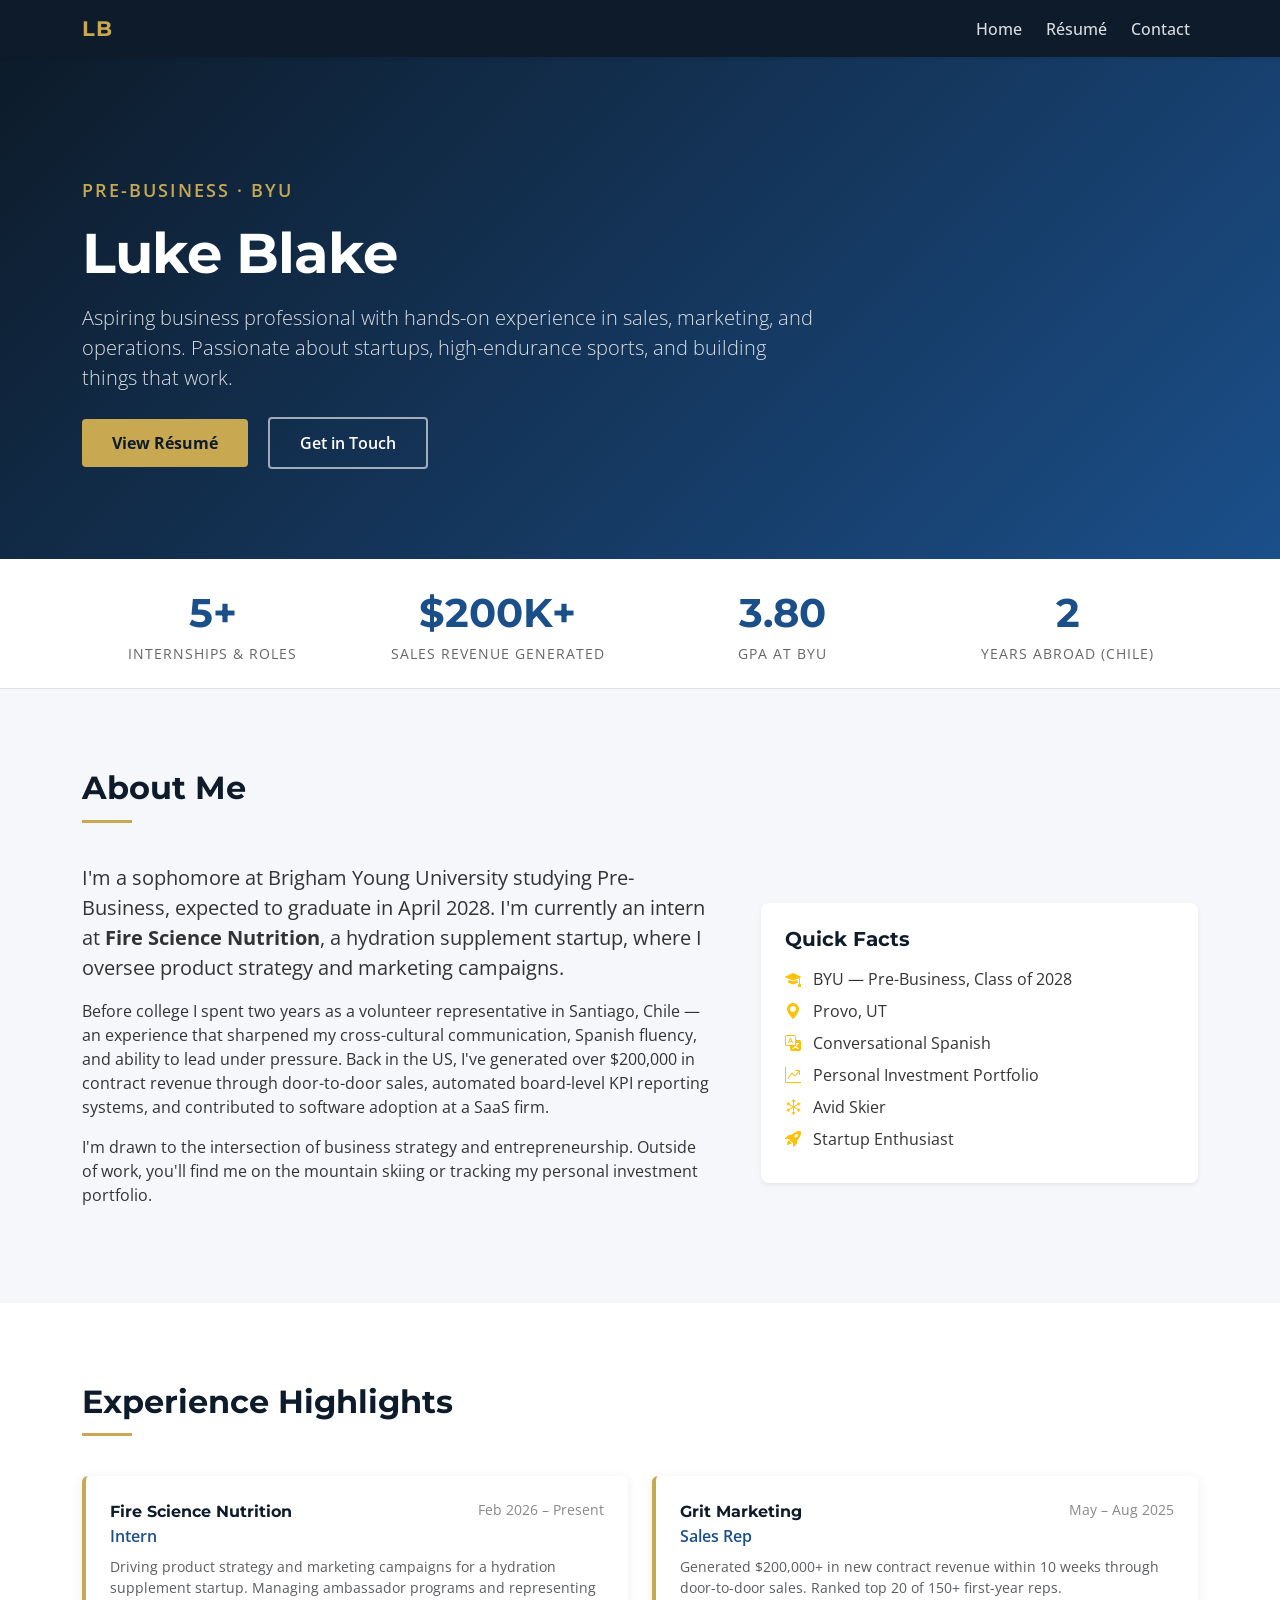
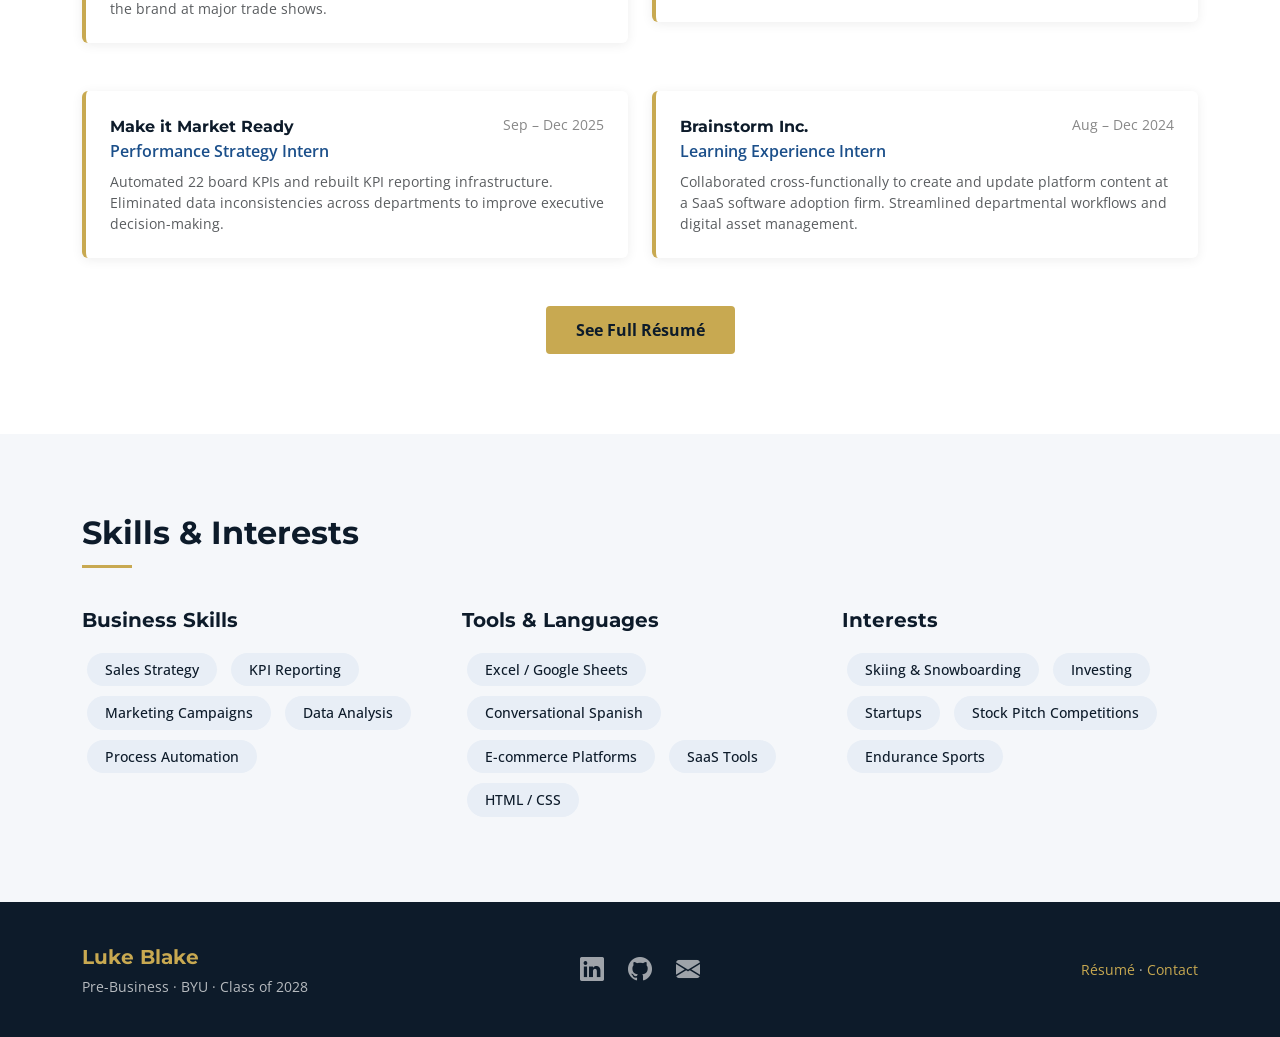
<file: index.html>
<!DOCTYPE html>
<html lang="en">
<head>
  <meta charset="UTF-8" />
  <meta name="viewport" content="width=device-width, initial-scale=1.0" />
  <title>Luke Blake</title>
  <link rel="stylesheet" href="https://cdn.jsdelivr.net/npm/bootstrap@5.3.2/dist/css/bootstrap.min.css" />
  <link rel="stylesheet" href="https://cdn.jsdelivr.net/npm/bootstrap-icons@1.11.3/font/bootstrap-icons.min.css" />
  <link rel="preconnect" href="https://fonts.googleapis.com" />
  <link href="https://fonts.googleapis.com/css2?family=Montserrat:wght@400;600;700&family=Open+Sans:wght@400;500&display=swap" rel="stylesheet" />
  <style>
    :root {
      --navy: #0d1b2a;
      --blue: #1b4f8a;
      --gold: #c8a951;
      --light: #f5f7fa;
    }
    body { font-family: 'Open Sans', sans-serif; color: #333; }
    h1, h2, h3, h4, h5, .navbar-brand { font-family: 'Montserrat', sans-serif; }

    /* Navbar */
    .navbar { background-color: var(--navy) !important; }
    .navbar-brand { color: var(--gold) !important; font-weight: 700; font-size: 1.3rem; letter-spacing: 1px; }
    .nav-link { color: rgba(255,255,255,.85) !important; font-weight: 500; }
    .nav-link:hover { color: var(--gold) !important; }

    /* Hero */
    .hero {
      background: linear-gradient(135deg, var(--navy) 0%, var(--blue) 100%);
      color: white;
      padding: 120px 0 90px;
    }
    .hero h1 { font-size: 3.5rem; font-weight: 700; letter-spacing: -1px; }
    .hero .lead { font-size: 1.25rem; opacity: .85; }
    .hero .tagline { color: var(--gold); font-weight: 600; font-size: 1.1rem; letter-spacing: 2px; text-transform: uppercase; }
    .btn-gold { background-color: var(--gold); color: var(--navy); font-weight: 700; border: none; padding: 12px 30px; border-radius: 4px; }
    .btn-gold:hover { background-color: #b8953e; color: var(--navy); }
    .btn-outline-light-custom { border: 2px solid rgba(255,255,255,.6); color: white; font-weight: 600; padding: 12px 30px; border-radius: 4px; }
    .btn-outline-light-custom:hover { background: rgba(255,255,255,.15); color: white; }

    /* Sections */
    section { padding: 80px 0; }
    .section-title { font-size: 2rem; font-weight: 700; color: var(--navy); margin-bottom: 12px; }
    .section-divider { width: 50px; height: 3px; background: var(--gold); margin-bottom: 40px; }
    .bg-light-custom { background-color: var(--light); }

    /* About */
    .about-stat { text-align: center; }
    .about-stat .number { font-size: 2.5rem; font-weight: 700; color: var(--blue); font-family: 'Montserrat', sans-serif; }
    .about-stat .label { font-size: .9rem; color: #666; text-transform: uppercase; letter-spacing: 1px; }

    /* Experience cards */
    .exp-card {
      border: none;
      border-left: 4px solid var(--gold);
      border-radius: 6px;
      box-shadow: 0 2px 12px rgba(0,0,0,.07);
      padding: 24px;
      margin-bottom: 24px;
      transition: box-shadow .2s;
    }
    .exp-card:hover { box-shadow: 0 6px 24px rgba(0,0,0,.12); }
    .exp-card .company { font-weight: 700; color: var(--navy); font-family: 'Montserrat', sans-serif; }
    .exp-card .role { color: var(--blue); font-weight: 600; }
    .exp-card .dates { font-size: .85rem; color: #888; }

    /* Skills */
    .skill-badge {
      display: inline-block;
      background-color: #e8eef6;
      color: var(--navy);
      border-radius: 20px;
      padding: 6px 18px;
      margin: 5px;
      font-size: .9rem;
      font-weight: 500;
    }

    /* Footer */
    footer { background-color: var(--navy); color: rgba(255,255,255,.7); padding: 40px 0; }
    footer a { color: var(--gold); text-decoration: none; }
    footer a:hover { color: #e8c06a; }
    .social-icon { font-size: 1.5rem; color: rgba(255,255,255,.6); margin: 0 10px; transition: color .2s; }
    .social-icon:hover { color: var(--gold); }
  </style>
</head>
<body>

  <!-- Navbar -->
  <nav class="navbar navbar-expand-lg sticky-top shadow-sm">
    <div class="container">
      <a class="navbar-brand" href="index.html">LB</a>
      <button class="navbar-toggler border-secondary" type="button" data-bs-toggle="collapse" data-bs-target="#navMenu">
        <span class="navbar-toggler-icon"></span>
      </button>
      <div class="collapse navbar-collapse" id="navMenu">
        <ul class="navbar-nav ms-auto gap-2">
          <li class="nav-item"><a class="nav-link active" href="index.html">Home</a></li>
          <li class="nav-item"><a class="nav-link" href="resume.html">Résumé</a></li>
          <li class="nav-item"><a class="nav-link" href="mailto:luketblake@gmail.com">Contact</a></li>
        </ul>
      </div>
    </div>
  </nav>

  <!-- Hero -->
  <section class="hero">
    <div class="container">
      <div class="row align-items-center">
        <div class="col-lg-8">
          <p class="tagline mb-3">Pre-Business · BYU</p>
          <h1>Luke Blake</h1>
          <p class="lead mt-3 mb-4">
            Aspiring business professional with hands-on experience in sales, marketing, and operations.
            Passionate about startups, high-endurance sports, and building things that work.
          </p>
          <a href="resume.html" class="btn btn-gold me-3">View Résumé</a>
          <a href="mailto:luketblake@gmail.com" class="btn btn-outline-light-custom">Get in Touch</a>
        </div>
      </div>
    </div>
  </section>

  <!-- Stats bar -->
  <div class="bg-white border-bottom py-4">
    <div class="container">
      <div class="row text-center g-4">
        <div class="col-6 col-md-3">
          <div class="about-stat">
            <div class="number">5+</div>
            <div class="label">Internships & Roles</div>
          </div>
        </div>
        <div class="col-6 col-md-3">
          <div class="about-stat">
            <div class="number">$200K+</div>
            <div class="label">Sales Revenue Generated</div>
          </div>
        </div>
        <div class="col-6 col-md-3">
          <div class="about-stat">
            <div class="number">3.80</div>
            <div class="label">GPA at BYU</div>
          </div>
        </div>
        <div class="col-6 col-md-3">
          <div class="about-stat">
            <div class="number">2</div>
            <div class="label">Years Abroad (Chile)</div>
          </div>
        </div>
      </div>
    </div>
  </div>

  <!-- About -->
  <section class="bg-light-custom">
    <div class="container">
      <h2 class="section-title">About Me</h2>
      <div class="section-divider"></div>
      <div class="row g-5 align-items-center">
        <div class="col-lg-7">
          <p class="fs-5">
            I'm a sophomore at Brigham Young University studying Pre-Business, expected to graduate in April 2028.
            I'm currently an intern at <strong>Fire Science Nutrition</strong>, a hydration supplement startup, where I
            oversee product strategy and marketing campaigns.
          </p>
          <p>
            Before college I spent two years as a volunteer representative in Santiago, Chile — an experience that sharpened
            my cross-cultural communication, Spanish fluency, and ability to lead under pressure. Back in the US, I've
            generated over $200,000 in contract revenue through door-to-door sales, automated board-level KPI reporting
            systems, and contributed to software adoption at a SaaS firm.
          </p>
          <p>
            I'm drawn to the intersection of business strategy and entrepreneurship. Outside of work, you'll find me on
            the mountain skiing or tracking my personal investment portfolio.
          </p>
        </div>
        <div class="col-lg-5">
          <div class="bg-white rounded-3 shadow-sm p-4">
            <h5 class="fw-bold mb-3" style="color: var(--navy);">Quick Facts</h5>
            <ul class="list-unstyled mb-0">
              <li class="mb-2"><i class="bi bi-mortarboard-fill text-warning me-2"></i> BYU — Pre-Business, Class of 2028</li>
              <li class="mb-2"><i class="bi bi-geo-alt-fill text-warning me-2"></i> Provo, UT</li>
              <li class="mb-2"><i class="bi bi-translate text-warning me-2"></i> Conversational Spanish</li>
              <li class="mb-2"><i class="bi bi-graph-up-arrow text-warning me-2"></i> Personal Investment Portfolio</li>
              <li class="mb-2"><i class="bi bi-snow text-warning me-2"></i> Avid Skier</li>
              <li class="mb-2"><i class="bi bi-rocket-takeoff-fill text-warning me-2"></i> Startup Enthusiast</li>
            </ul>
          </div>
        </div>
      </div>
    </div>
  </section>

  <!-- Experience Highlights -->
  <section>
    <div class="container">
      <h2 class="section-title">Experience Highlights</h2>
      <div class="section-divider"></div>
      <div class="row g-4">
        <div class="col-md-6">
          <div class="exp-card">
            <div class="d-flex justify-content-between align-items-start mb-2">
              <div>
                <div class="company">Fire Science Nutrition</div>
                <div class="role">Intern</div>
              </div>
              <span class="dates">Feb 2026 – Present</span>
            </div>
            <p class="mb-0 text-muted small">Driving product strategy and marketing campaigns for a hydration supplement startup. Managing ambassador programs and representing the brand at major trade shows.</p>
          </div>
        </div>
        <div class="col-md-6">
          <div class="exp-card">
            <div class="d-flex justify-content-between align-items-start mb-2">
              <div>
                <div class="company">Grit Marketing</div>
                <div class="role">Sales Rep</div>
              </div>
              <span class="dates">May – Aug 2025</span>
            </div>
            <p class="mb-0 text-muted small">Generated $200,000+ in new contract revenue within 10 weeks through door-to-door sales. Ranked top 20 of 150+ first-year reps.</p>
          </div>
        </div>
        <div class="col-md-6">
          <div class="exp-card">
            <div class="d-flex justify-content-between align-items-start mb-2">
              <div>
                <div class="company">Make it Market Ready</div>
                <div class="role">Performance Strategy Intern</div>
              </div>
              <span class="dates">Sep – Dec 2025</span>
            </div>
            <p class="mb-0 text-muted small">Automated 22 board KPIs and rebuilt KPI reporting infrastructure. Eliminated data inconsistencies across departments to improve executive decision-making.</p>
          </div>
        </div>
        <div class="col-md-6">
          <div class="exp-card">
            <div class="d-flex justify-content-between align-items-start mb-2">
              <div>
                <div class="company">Brainstorm Inc.</div>
                <div class="role">Learning Experience Intern</div>
              </div>
              <span class="dates">Aug – Dec 2024</span>
            </div>
            <p class="mb-0 text-muted small">Collaborated cross-functionally to create and update platform content at a SaaS software adoption firm. Streamlined departmental workflows and digital asset management.</p>
          </div>
        </div>
      </div>
      <div class="text-center mt-4">
        <a href="resume.html" class="btn btn-gold">See Full Résumé</a>
      </div>
    </div>
  </section>

  <!-- Skills -->
  <section class="bg-light-custom">
    <div class="container">
      <h2 class="section-title">Skills & Interests</h2>
      <div class="section-divider"></div>
      <div class="row g-4">
        <div class="col-md-4">
          <h5 class="fw-bold mb-3" style="color: var(--navy);">Business Skills</h5>
          <span class="skill-badge">Sales Strategy</span>
          <span class="skill-badge">KPI Reporting</span>
          <span class="skill-badge">Marketing Campaigns</span>
          <span class="skill-badge">Data Analysis</span>
          <span class="skill-badge">Process Automation</span>
        </div>
        <div class="col-md-4">
          <h5 class="fw-bold mb-3" style="color: var(--navy);">Tools & Languages</h5>
          <span class="skill-badge">Excel / Google Sheets</span>
          <span class="skill-badge">Conversational Spanish</span>
          <span class="skill-badge">E-commerce Platforms</span>
          <span class="skill-badge">SaaS Tools</span>
          <span class="skill-badge">HTML / CSS</span>
        </div>
        <div class="col-md-4">
          <h5 class="fw-bold mb-3" style="color: var(--navy);">Interests</h5>
          <span class="skill-badge">Skiing &amp; Snowboarding</span>
          <span class="skill-badge">Investing</span>
          <span class="skill-badge">Startups</span>
          <span class="skill-badge">Stock Pitch Competitions</span>
          <span class="skill-badge">Endurance Sports</span>
        </div>
      </div>
    </div>
  </section>

  <!-- Footer -->
  <footer>
    <div class="container">
      <div class="row align-items-center">
        <div class="col-md-4 mb-3 mb-md-0">
          <span class="fw-bold fs-5" style="color: var(--gold); font-family: 'Montserrat', sans-serif;">Luke Blake</span>
          <p class="small mt-1 mb-0">Pre-Business · BYU · Class of 2028</p>
        </div>
        <div class="col-md-4 text-center mb-3 mb-md-0">
          <a href="https://linkedin.com" target="_blank" class="social-icon" aria-label="LinkedIn"><i class="bi bi-linkedin"></i></a>
          <a href="https://github.com" target="_blank" class="social-icon" aria-label="GitHub"><i class="bi bi-github"></i></a>
          <a href="mailto:luketblake@gmail.com" class="social-icon" aria-label="Email"><i class="bi bi-envelope-fill"></i></a>
        </div>
        <div class="col-md-4 text-md-end">
          <p class="small mb-0">
            <a href="resume.html">Résumé</a> ·
            <a href="mailto:luketblake@gmail.com">Contact</a>
          </p>
        </div>
      </div>
    </div>
  </footer>

  <script src="https://cdn.jsdelivr.net/npm/bootstrap@5.3.2/dist/js/bootstrap.bundle.min.js"></script>
</body>
</html>
</file>
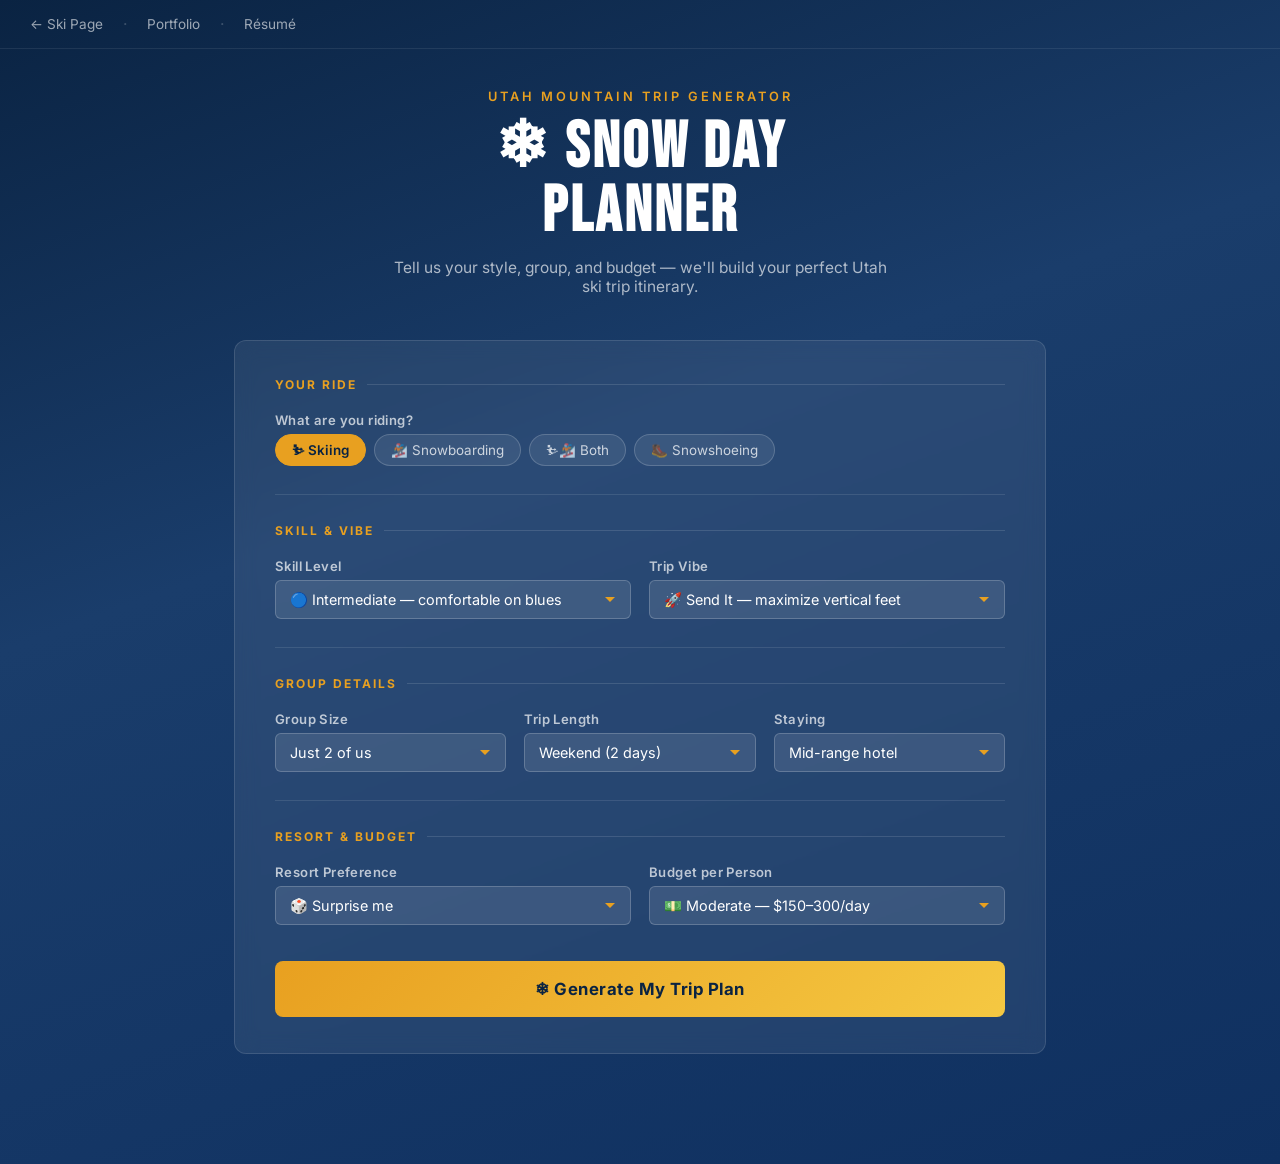
<file: app.html>
<!DOCTYPE html>
<html lang="en">
<head>
  <meta charset="UTF-8" />
  <meta name="viewport" content="width=device-width, initial-scale=1.0" />
  <title>Snow Day Planner | Luke Blake</title>
  <link rel="preconnect" href="https://fonts.googleapis.com" />
  <link href="https://fonts.googleapis.com/css2?family=Bebas+Neue&family=Inter:wght@400;500;600;700&display=swap" rel="stylesheet" />
  <style>
    /* ── Variables ── */
    :root {
      --navy: #0a2342;
      --blue: #1a3d6b;
      --sky: #3a7abf;
      --gold: #e8a020;
      --snow: #f0f4f8;
      --white: #ffffff;
      --text: #1a1a2e;
      --muted: #6b7a99;
      --success: #2ecc71;
      --card-bg: rgba(255,255,255,.06);
    }

    /* ── Reset ── */
    *, *::before, *::after { box-sizing: border-box; margin: 0; padding: 0; }

    /* ── Body / App wrapper ── */
    body {
      font-family: 'Inter', sans-serif;
      background: linear-gradient(160deg, #0a2342 0%, #1a3d6b 40%, #0f3060 100%);
      min-height: 100vh;
      color: var(--white);
    }

    /* ── Back link ── */
    .back-bar {
      padding: 14px 30px;
      border-bottom: 1px solid rgba(255,255,255,.08);
      display: flex;
      align-items: center;
      gap: 20px;
    }
    .back-bar a {
      color: rgba(255,255,255,.6);
      text-decoration: none;
      font-size: .85rem;
      transition: color .2s;
    }
    .back-bar a:hover { color: var(--gold); }
    .back-bar .dot { color: rgba(255,255,255,.2); }

    /* ── App container ── */
    .app-container {
      max-width: 860px;
      margin: 0 auto;
      padding: 40px 24px 80px;
    }

    /* ── Header ── */
    .app-header { text-align: center; margin-bottom: 44px; }
    .app-header .label {
      font-size: .8rem;
      letter-spacing: 3px;
      text-transform: uppercase;
      color: var(--gold);
      font-weight: 600;
      margin-bottom: 12px;
    }
    .app-header h1 {
      font-family: 'Bebas Neue', sans-serif;
      font-size: 4rem;
      letter-spacing: 3px;
      line-height: 1;
      margin-bottom: 14px;
    }
    .app-header p {
      color: rgba(255,255,255,.65);
      font-size: .97rem;
      max-width: 500px;
      margin: 0 auto;
    }

    /* ── Form card ── */
    .form-card {
      background: rgba(255,255,255,.07);
      border: 1px solid rgba(255,255,255,.12);
      border-radius: 12px;
      padding: 36px 40px;
      margin-bottom: 30px;
      backdrop-filter: blur(10px);
    }

    .form-section-title {
      font-size: .75rem;
      font-weight: 700;
      letter-spacing: 2px;
      text-transform: uppercase;
      color: var(--gold);
      margin-bottom: 20px;
      display: flex;
      align-items: center;
      gap: 10px;
    }
    .form-section-title::after {
      content: '';
      flex: 1;
      height: 1px;
      background: rgba(255,255,255,.12);
    }

    /* ── Form grid ── */
    .form-grid {
      display: grid;
      grid-template-columns: 1fr 1fr;
      gap: 18px;
    }
    .form-grid.three { grid-template-columns: 1fr 1fr 1fr; }
    .form-grid.full { grid-template-columns: 1fr; }

    .form-group { display: flex; flex-direction: column; gap: 6px; }
    .form-group label {
      font-size: .82rem;
      font-weight: 600;
      color: rgba(255,255,255,.7);
      letter-spacing: .4px;
    }
    .form-group select,
    .form-group input[type="range"] {
      width: 100%;
    }
    .form-group select {
      background: rgba(255,255,255,.1);
      border: 1px solid rgba(255,255,255,.2);
      border-radius: 6px;
      color: var(--white);
      padding: 10px 14px;
      font-size: .9rem;
      font-family: 'Inter', sans-serif;
      cursor: pointer;
      outline: none;
      appearance: none;
      -webkit-appearance: none;
      background-image: url("data:image/svg+xml,%3Csvg xmlns='http://www.w3.org/2000/svg' width='12' height='8' viewBox='0 0 12 8'%3E%3Cpath fill='%23e8a020' d='M1 1l5 5 5-5'/%3E%3C/svg%3E");
      background-repeat: no-repeat;
      background-position: right 14px center;
    }
    .form-group select:focus {
      border-color: var(--gold);
      box-shadow: 0 0 0 3px rgba(232,160,32,.2);
    }
    .form-group select option {
      background: var(--navy);
      color: white;
    }

    /* Chip selectors */
    .chip-group { display: flex; flex-wrap: wrap; gap: 8px; }
    .chip {
      background: rgba(255,255,255,.08);
      border: 1.5px solid rgba(255,255,255,.18);
      border-radius: 50px;
      padding: 7px 16px;
      font-size: .84rem;
      cursor: pointer;
      transition: all .2s;
      user-select: none;
      color: rgba(255,255,255,.75);
    }
    .chip:hover { background: rgba(255,255,255,.15); border-color: rgba(255,255,255,.3); }
    .chip.selected {
      background: var(--gold);
      border-color: var(--gold);
      color: var(--navy);
      font-weight: 600;
    }

    /* Divider between form sections */
    .form-divider { height: 1px; background: rgba(255,255,255,.1); margin: 28px 0; }

    /* ── Generate button ── */
    .generate-btn {
      width: 100%;
      background: linear-gradient(135deg, var(--gold) 0%, #f5c842 100%);
      color: var(--navy);
      font-weight: 700;
      font-size: 1.05rem;
      font-family: 'Inter', sans-serif;
      border: none;
      border-radius: 8px;
      padding: 18px 24px;
      cursor: pointer;
      letter-spacing: .5px;
      transition: opacity .2s, transform .15s;
      margin-top: 8px;
    }
    .generate-btn:hover { opacity: .9; transform: translateY(-2px); }
    .generate-btn:active { transform: translateY(0); }
    .generate-btn:disabled { opacity: .5; cursor: not-allowed; transform: none; }

    /* ── Result card ── */
    #result-section { display: none; }

    .result-card {
      background: rgba(255,255,255,.08);
      border: 1px solid rgba(255,255,255,.15);
      border-radius: 12px;
      padding: 36px 40px;
      margin-bottom: 20px;
      animation: fadeUp .4s ease;
    }
    @keyframes fadeUp {
      from { opacity: 0; transform: translateY(20px); }
      to   { opacity: 1; transform: translateY(0); }
    }

    .result-header {
      display: flex;
      align-items: flex-start;
      justify-content: space-between;
      margin-bottom: 24px;
      flex-wrap: wrap;
      gap: 12px;
    }
    .result-title {
      font-family: 'Bebas Neue', sans-serif;
      font-size: 2.4rem;
      letter-spacing: 2px;
      line-height: 1;
      color: var(--white);
    }
    .result-subtitle { color: rgba(255,255,255,.6); font-size: .9rem; margin-top: 4px; }

    .difficulty-badge {
      display: inline-block;
      border-radius: 4px;
      padding: 5px 14px;
      font-size: .8rem;
      font-weight: 700;
      letter-spacing: 1px;
      text-transform: uppercase;
    }
    .badge-beginner  { background: #2ecc71; color: #0a2342; }
    .badge-intermediate { background: #3498db; color: white; }
    .badge-advanced  { background: #e74c3c; color: white; }
    .badge-expert    { background: #2c3e50; color: #e74c3c; border: 1px solid #e74c3c; }

    /* Info pills row */
    .info-pills { display: flex; gap: 12px; flex-wrap: wrap; margin-bottom: 28px; }
    .pill {
      background: rgba(255,255,255,.1);
      border-radius: 50px;
      padding: 6px 16px;
      font-size: .82rem;
      color: rgba(255,255,255,.8);
      display: flex;
      align-items: center;
      gap: 6px;
    }
    .pill .icon { font-size: 1rem; }

    /* Itinerary timeline */
    .itinerary-title {
      font-size: .75rem;
      font-weight: 700;
      letter-spacing: 2px;
      text-transform: uppercase;
      color: var(--gold);
      margin-bottom: 16px;
    }

    .day-block { margin-bottom: 24px; }
    .day-label {
      font-weight: 700;
      font-size: .9rem;
      color: var(--gold);
      margin-bottom: 10px;
      display: flex;
      align-items: center;
      gap: 8px;
    }
    .day-label::after {
      content: '';
      flex: 1;
      height: 1px;
      background: rgba(255,255,255,.1);
    }

    .time-entry {
      display: flex;
      gap: 16px;
      margin-bottom: 8px;
      align-items: flex-start;
    }
    .time-label {
      font-size: .78rem;
      font-weight: 600;
      color: rgba(255,255,255,.4);
      min-width: 60px;
      padding-top: 2px;
      letter-spacing: .3px;
    }
    .time-text {
      font-size: .9rem;
      color: rgba(255,255,255,.8);
      line-height: 1.55;
    }

    /* Gear checklist */
    .checklist-grid {
      display: grid;
      grid-template-columns: 1fr 1fr;
      gap: 6px;
      margin-top: 8px;
    }
    .check-item {
      display: flex;
      align-items: center;
      gap: 8px;
      font-size: .88rem;
      color: rgba(255,255,255,.75);
    }
    .check-item .checkmark {
      width: 18px;
      height: 18px;
      border-radius: 3px;
      background: rgba(46, 204, 113, .2);
      border: 1px solid rgba(46, 204, 113, .5);
      display: flex;
      align-items: center;
      justify-content: center;
      font-size: .7rem;
      flex-shrink: 0;
      color: var(--success);
    }

    /* Budget breakdown */
    .budget-row {
      display: flex;
      justify-content: space-between;
      align-items: center;
      padding: 10px 0;
      border-bottom: 1px solid rgba(255,255,255,.07);
      font-size: .9rem;
    }
    .budget-row:last-child { border-bottom: none; }
    .budget-row .item { color: rgba(255,255,255,.7); }
    .budget-row .cost { font-weight: 600; color: var(--white); }
    .budget-total {
      display: flex;
      justify-content: space-between;
      padding-top: 12px;
      font-size: 1.05rem;
      font-weight: 700;
      color: var(--gold);
      margin-top: 4px;
    }

    /* Tabs inside result */
    .result-tabs {
      display: flex;
      gap: 4px;
      border-bottom: 1px solid rgba(255,255,255,.12);
      margin-bottom: 24px;
    }
    .tab-btn {
      background: none;
      border: none;
      color: rgba(255,255,255,.45);
      font-family: 'Inter', sans-serif;
      font-size: .85rem;
      font-weight: 600;
      padding: 10px 18px;
      cursor: pointer;
      letter-spacing: .3px;
      border-bottom: 2px solid transparent;
      margin-bottom: -1px;
      transition: all .2s;
    }
    .tab-btn:hover { color: rgba(255,255,255,.8); }
    .tab-btn.active { color: var(--gold); border-bottom-color: var(--gold); }
    .tab-panel { display: none; }
    .tab-panel.active { display: block; }

    /* Reset button */
    .reset-btn {
      background: transparent;
      border: 1.5px solid rgba(255,255,255,.25);
      color: rgba(255,255,255,.6);
      font-family: 'Inter', sans-serif;
      font-size: .85rem;
      font-weight: 500;
      padding: 10px 22px;
      border-radius: 6px;
      cursor: pointer;
      transition: all .2s;
    }
    .reset-btn:hover { border-color: var(--gold); color: var(--gold); }

    /* Snow particle animation in header */
    .snowflakes { position: absolute; top: 0; left: 0; width: 100%; pointer-events: none; overflow: hidden; height: 120px; }
    .sf { position: absolute; color: rgba(255,255,255,.4); animation: fall linear infinite; font-size: .9rem; }
    @keyframes fall {
      0%   { transform: translateY(-20px) rotate(0deg); opacity: .6; }
      100% { transform: translateY(130px) rotate(360deg); opacity: 0; }
    }

    /* Responsive */
    @media (max-width: 640px) {
      .form-grid, .form-grid.three, .checklist-grid { grid-template-columns: 1fr; }
      .form-card, .result-card { padding: 24px 20px; }
      .app-header h1 { font-size: 2.8rem; }
      .result-title { font-size: 1.9rem; }
    }
  </style>
</head>
<body>

  <!-- Back navigation -->
  <div class="back-bar">
    <a href="scratch.html">← Ski Page</a>
    <span class="dot">·</span>
    <a href="index.html">Portfolio</a>
    <span class="dot">·</span>
    <a href="resume.html">Résumé</a>
  </div>

  <div class="app-container">

    <!-- Header -->
    <header class="app-header" style="position: relative;">
      <div class="snowflakes" id="snowflakes"></div>
      <p class="label">Utah Mountain Trip Generator</p>
      <h1>❄ SNOW DAY<br>PLANNER</h1>
      <p>Tell us your style, group, and budget — we'll build your perfect Utah ski trip itinerary.</p>
    </header>

    <!-- ── FORM ── -->
    <div class="form-card" id="planner-form">

      <!-- Section 1: Activity -->
      <p class="form-section-title">Your Ride</p>
      <div class="form-group">
        <label>What are you riding?</label>
        <div class="chip-group" id="activity-chips">
          <span class="chip selected" data-val="skiing">⛷ Skiing</span>
          <span class="chip" data-val="snowboarding">🏂 Snowboarding</span>
          <span class="chip" data-val="both">⛷🏂 Both</span>
          <span class="chip" data-val="snowshoeing">🥾 Snowshoeing</span>
        </div>
      </div>

      <div class="form-divider"></div>

      <!-- Section 2: Skill + Vibe -->
      <p class="form-section-title">Skill &amp; Vibe</p>
      <div class="form-grid">
        <div class="form-group">
          <label for="skill">Skill Level</label>
          <select id="skill">
            <option value="beginner">🟢 Beginner — first few times</option>
            <option value="intermediate" selected>🔵 Intermediate — comfortable on blues</option>
            <option value="advanced">⚫ Advanced — blacks are home</option>
            <option value="expert">💀 Expert — double blacks &amp; backcountry</option>
          </select>
        </div>
        <div class="form-group">
          <label for="vibe">Trip Vibe</label>
          <select id="vibe">
            <option value="chill">😎 Chill — relaxed pace, good food</option>
            <option value="send-it" selected>🚀 Send It — maximize vertical feet</option>
            <option value="social">🍺 Social — group energy, après ski</option>
            <option value="adventure">🎿 Adventure — backcountry or side-country</option>
          </select>
        </div>
      </div>

      <div class="form-divider"></div>

      <!-- Section 3: Group + Duration -->
      <p class="form-section-title">Group Details</p>
      <div class="form-grid three">
        <div class="form-group">
          <label for="group-size">Group Size</label>
          <select id="group-size">
            <option value="solo">Solo</option>
            <option value="duo" selected>Just 2 of us</option>
            <option value="small">Small group (3–5)</option>
            <option value="large">Crew (6+)</option>
          </select>
        </div>
        <div class="form-group">
          <label for="duration">Trip Length</label>
          <select id="duration">
            <option value="day">Day trip</option>
            <option value="weekend" selected>Weekend (2 days)</option>
            <option value="threeday">Long weekend (3 days)</option>
            <option value="week">Full week</option>
          </select>
        </div>
        <div class="form-group">
          <label for="stay">Staying</label>
          <select id="stay">
            <option value="commute">Commuting from home</option>
            <option value="budget">Budget lodge / hostel</option>
            <option value="mid" selected>Mid-range hotel</option>
            <option value="luxury">Ski-in / Ski-out luxury</option>
          </select>
        </div>
      </div>

      <div class="form-divider"></div>

      <!-- Section 4: Resort + Budget -->
      <p class="form-section-title">Resort &amp; Budget</p>
      <div class="form-grid">
        <div class="form-group">
          <label for="resort-pref">Resort Preference</label>
          <select id="resort-pref">
            <option value="surprise">🎲 Surprise me</option>
            <option value="alta-snowbird">Alta / Snowbird (powder mecca)</option>
            <option value="park-city">Park City (variety, biggest resort)</option>
            <option value="deer-valley">Deer Valley (luxury, no boarders)</option>
            <option value="powder-mountain">Powder Mountain (uncrowded)</option>
            <option value="brighton">Brighton (accessible, budget-friendly)</option>
          </select>
        </div>
        <div class="form-group">
          <label for="budget">Budget per Person</label>
          <select id="budget">
            <option value="budget">💰 Budget — under $150/day</option>
            <option value="moderate" selected>💵 Moderate — $150–300/day</option>
            <option value="splurge">💎 Splurge — $300–500/day</option>
            <option value="baller">👑 No limit — let's go</option>
          </select>
        </div>
      </div>

      <!-- Generate button -->
      <div style="margin-top: 28px;">
        <button class="generate-btn" id="generate-btn" onclick="generatePlan()">
          ❄ Generate My Trip Plan
        </button>
      </div>

    </div><!-- end form-card -->


    <!-- ── RESULT ── -->
    <div id="result-section">
      <div class="result-card">

        <div class="result-header">
          <div>
            <div class="result-title" id="result-title">LOADING...</div>
            <div class="result-subtitle" id="result-subtitle">Utah Ski Trip</div>
          </div>
          <div id="difficulty-badge"></div>
        </div>

        <!-- Info pills -->
        <div class="info-pills" id="info-pills"></div>

        <!-- Tabs -->
        <div class="result-tabs">
          <button class="tab-btn active" onclick="switchTab('itinerary', this)">📅 Itinerary</button>
          <button class="tab-btn" onclick="switchTab('gear', this)">🎿 Gear Checklist</button>
          <button class="tab-btn" onclick="switchTab('budget', this)">💰 Budget Breakdown</button>
          <button class="tab-btn" onclick="switchTab('tips', this)">💡 Pro Tips</button>
        </div>

        <!-- Tab: Itinerary -->
        <div class="tab-panel active" id="tab-itinerary">
          <div id="itinerary-content"></div>
        </div>

        <!-- Tab: Gear -->
        <div class="tab-panel" id="tab-gear">
          <div class="itinerary-title">PACK THIS</div>
          <div class="checklist-grid" id="gear-content"></div>
        </div>

        <!-- Tab: Budget -->
        <div class="tab-panel" id="tab-budget">
          <div class="itinerary-title">COST PER PERSON</div>
          <div id="budget-content"></div>
        </div>

        <!-- Tab: Tips -->
        <div class="tab-panel" id="tab-tips">
          <div class="itinerary-title">INSIDER KNOWLEDGE</div>
          <div id="tips-content"></div>
        </div>

      </div><!-- end result-card -->

      <!-- Reset -->
      <div style="text-align: center;">
        <button class="reset-btn" onclick="resetPlanner()">← Plan a different trip</button>
      </div>
    </div><!-- end result-section -->

  </div><!-- end app-container -->


  <script>
    /* ========================================
       Snow Day Planner — JS Logic
       ======================================== */

    // ── Chip selection (single-select) ──
    document.querySelectorAll('.chip-group').forEach(group => {
      group.querySelectorAll('.chip').forEach(chip => {
        chip.addEventListener('click', () => {
          group.querySelectorAll('.chip').forEach(c => c.classList.remove('selected'));
          chip.classList.add('selected');
        });
      });
    });

    // ── Snowflake animation ──
    (function() {
      const container = document.getElementById('snowflakes');
      const flakes = ['❄', '❅', '❆', '·', '·'];
      for (let i = 0; i < 18; i++) {
        const sf = document.createElement('span');
        sf.className = 'sf';
        sf.textContent = flakes[Math.floor(Math.random() * flakes.length)];
        sf.style.left = Math.random() * 100 + '%';
        sf.style.animationDuration = (2.5 + Math.random() * 4) + 's';
        sf.style.animationDelay = (Math.random() * 4) + 's';
        sf.style.fontSize = (.6 + Math.random() * .9) + 'rem';
        container.appendChild(sf);
      }
    })();

    // ── Tab switching ──
    function switchTab(name, btn) {
      document.querySelectorAll('.tab-btn').forEach(b => b.classList.remove('active'));
      document.querySelectorAll('.tab-panel').forEach(p => p.classList.remove('active'));
      btn.classList.add('active');
      document.getElementById('tab-' + name).classList.add('active');
    }

    // ── Reset ──
    function resetPlanner() {
      document.getElementById('result-section').style.display = 'none';
      document.getElementById('planner-form').style.display = 'block';
      window.scrollTo({ top: 0, behavior: 'smooth' });
    }

    // ── Resort data ──
    const RESORTS = {
      'alta-snowbird': {
        name: 'Alta + Snowbird',
        vertical: '3,240 ft vertical',
        snowfall: '500–550" avg snowfall',
        vibe: 'Powder Mecca — North America's deepest powder',
        bestFor: ['advanced', 'expert'],
        liftTicket: { budget: 95, moderate: 130, splurge: 155, baller: 155 },
        lodgingPerNight: { commute: 0, budget: 75, mid: 175, luxury: 450 },
        topRuns: ['High Rustler', 'Alf's High Rustler', 'East Castle', 'Supreme Chutes'],
        liftNote: 'Buy tickets at the window or Ikon Pass'
      },
      'park-city': {
        name: 'Park City Mountain',
        vertical: '3,226 ft vertical',
        snowfall: '360" avg snowfall',
        vibe: 'Biggest Resort in the US — incredible variety',
        bestFor: ['beginner', 'intermediate', 'advanced'],
        liftTicket: { budget: 100, moderate: 140, splurge: 175, baller: 175 },
        lodgingPerNight: { commute: 0, budget: 90, mid: 200, luxury: 550 },
        topRuns: ['Thaynes Canyon', 'Jupiter Peak', 'DreamScape', 'King Con Ridge'],
        liftNote: 'Epic Pass or advance purchase for best rates'
      },
      'deer-valley': {
        name: 'Deer Valley',
        vertical: '3,000 ft vertical',
        snowfall: '300" avg snowfall',
        vibe: 'White-glove luxury — skiers only',
        bestFor: ['beginner', 'intermediate', 'advanced'],
        liftTicket: { budget: 110, moderate: 150, splurge: 185, baller: 185 },
        lodgingPerNight: { commute: 0, budget: 100, mid: 250, luxury: 700 },
        topRuns: ['Mayflower', 'Stein's Way', 'Perseverance', 'Empire Canyon'],
        liftNote: 'No snowboards — ski only resort'
      },
      'powder-mountain': {
        name: 'Powder Mountain',
        vertical: '2,772 ft vertical',
        snowfall: '500" avg snowfall',
        vibe: 'North America's largest resort — intentionally uncrowded',
        bestFor: ['intermediate', 'advanced', 'expert'],
        liftTicket: { budget: 75, moderate: 105, splurge: 125, baller: 125 },
        lodgingPerNight: { commute: 0, budget: 65, mid: 140, luxury: 320 },
        topRuns: ['Lightning Ridge', 'Hidden Lake', 'Sundown Bowl', 'Cobabe Canyon'],
        liftNote: 'No Epic or Ikon — buy direct for best deal'
      },
      'brighton': {
        name: 'Brighton Resort',
        vertical: '1,875 ft vertical',
        snowfall: '500" avg snowfall',
        vibe: 'Best bang for your buck on the Wasatch',
        bestFor: ['beginner', 'intermediate'],
        liftTicket: { budget: 70, moderate: 90, splurge: 95, baller: 95 },
        lodgingPerNight: { commute: 0, budget: 55, mid: 130, luxury: 280 },
        topRuns: ['Millicent', 'Great Western', 'Milly Bowl', 'Snake Creek Canyon'],
        liftNote: 'Night skiing available — great for an evening session'
      }
    };

    const RESORT_KEYS = Object.keys(RESORTS);

    // ── Itinerary templates ──
    function buildItinerary(resort, skill, vibe, duration, activity) {
      const days = { day: 1, weekend: 2, threeday: 3, week: 7 }[duration];
      let html = '';
      const actLabel = { skiing: 'ski', snowboarding: 'ride', both: 'ski/ride', snowshoeing: 'snowshoe' }[activity];

      for (let d = 1; d <= Math.min(days, 4); d++) {
        const dayLabel = days === 1 ? 'Trip Day' : `Day ${d}`;
        html += `<div class="day-block"><div class="day-label">${dayLabel}</div>`;

        // Day 1 always gets a full morning plan
        if (d === 1) {
          html += schedule([
            ['6:30 AM', 'Wake up, eat a solid breakfast — oatmeal, eggs, or grab something at the resort.'],
            ['7:45 AM', `Drive up. Arrive at ${resort.name} early to beat the parking rush and get first lifts.`],
            ['8:45 AM', `Gear up, warm up. ${skill === 'beginner' ? 'Head to the beginner area for a couple warm-up runs.' : 'Do 1–2 easy warm-up runs to get your legs under you.'}`],
            ['9:15 AM', `Send it. ${vibe === 'send-it' ? 'Start ticking off as many vertical feet as possible — aim for 15,000+ ft by lunch.' : vibe === 'adventure' ? 'Explore the outer boundary and look for untracked lines away from the crowds.' : vibe === 'social' ? 'Ski / ride as a group, stop for photos, and find the best on-mountain eats.' : 'Cruise at your own pace, pick runs that feel right, and enjoy the mountain.'}`],
            ['12:30 PM', `Lunch break at the lodge. ${resort.name === 'Deer Valley' ? 'Deer Valley's on-mountain dining is exceptional — worth the premium.' : 'Pack lunch to save money, or grab a quick bite at the base lodge.'}`],
            ['1:30 PM', `Afternoon session. ${skill === 'advanced' || skill === 'expert' ? `Hit ${resort.topRuns[0]} and ${resort.topRuns[1]} — these are the marquee runs.` : 'Take on a couple new runs you haven't tried yet.'}`],
            ['3:30 PM', 'Final runs as the light gets softer — late afternoon light on the snow is unreal.'],
            ['4:30 PM', `Last chair. Return gear, change, then head to après ski — ${vibe === 'social' || vibe === 'chill' ? 'a key part of the experience.' : 'even if it\'s just 30 minutes for a drink.'}`],
          ]);
        } else if (d === 2) {
          html += schedule([
            ['7:30 AM', 'Earlier start today — you know the mountain now. Check overnight snow report for fresh powder.'],
            ['8:50 AM', `First chair. ${skill === 'expert' ? 'Lap the steepest terrain before it gets tracked out.' : 'Start with your favorite runs from yesterday, then explore new terrain.'}`],
            ['11:00 AM', `Take a break. ${resort.name === 'Alta + Snowbird' ? 'Try the Tram at Snowbird for incredible views and access to Hidden Peak.' : 'Explore a different part of the mountain you haven\'t been to yet.'}`],
            ['12:00 PM', `Lunch. Budget tip: load up at breakfast and go light at lunch to save $15–25.`],
            ['1:00 PM', `Final push. ${vibe === 'send-it' ? `Aim for ${resort.topRuns[2] || resort.topRuns[0]} — your legs should be warmed up by now.` : 'Take it easy and enjoy your last full afternoon on the mountain.'}`],
            ['3:30 PM', `Wrap up and celebrate. You earned it. Check conditions for tomorrow if staying longer.`],
          ]);
        } else if (d === 3) {
          html += schedule([
            ['8:00 AM', 'Third day — check the powder report. Midweek storms often bring fresh snow with fewer crowds.'],
            ['9:00 AM', `Explore terrain you missed. ${resort.topRuns[3] || resort.topRuns[0]} is a must-do if you haven't gone yet.`],
            ['12:00 PM', 'Relaxed lunch. You\'ve put in big miles — be strategic about your afternoon energy.'],
            ['1:30 PM', `Finish strong with your favorite runs of the trip.`],
            ['3:30 PM', 'Last laps, photos, soak in the final views.'],
          ]);
        } else {
          html += `<div class="time-entry"><span class="time-text" style="color:rgba(255,255,255,.55);">Continue exploring the mountain. Extended trips reveal runs you'd never find on day 1.</span></div>`;
        }

        html += `</div>`; // end day-block
      }
      if (days > 4) {
        html += `<div class="day-block"><div class="day-label">Days 4–${days}</div>
          <div class="time-entry"><span class="time-text">Keep exploring. On a week-long trip, branch out to nearby resorts — Utah's ski pass options make multi-resort days easy.</span></div></div>`;
      }
      return html;
    }

    function schedule(entries) {
      return entries.map(([time, text]) =>
        `<div class="time-entry"><span class="time-label">${time}</span><span class="time-text">${text}</span></div>`
      ).join('');
    }

    // ── Gear checklist ──
    function buildGear(skill, activity, duration) {
      const base = [
        ['Helmet', '✓'], ['Goggles', '✓'], ['Waterproof jacket', '✓'],
        ['Ski/board pants', '✓'], ['Base layer (top)', '✓'], ['Base layer (bottom)', '✓'],
        ['Mid layer (fleece/down)', '✓'], ['Gloves or mitts', '✓'],
        ['Wool or tech socks', '✓'], ['Neck gaiter', '✓'],
        ['Sunscreen (high altitude!)', '✓'], ['Lip balm w/ SPF', '✓'],
        ['Snacks + water bottle', '✓'], ['Charged phone', '✓'],
        ['Cash for tips', '✓'], ['Lift ticket / pass', '✓'],
      ];
      if (skill === 'advanced' || skill === 'expert') {
        base.push(['Avalanche beacon', '✓'], ['Probe + shovel', '✓'], ['Touring skis (if BC)', '✓']);
      }
      if (duration === 'weekend' || duration === 'threeday' || duration === 'week') {
        base.push(['Ibuprofen (legs will hurt)', '✓'], ['Boot dryer (hotel hack)', '✓'], ['Ski bag / boot bag', '✓']);
      }
      if (activity === 'snowboarding' || activity === 'both') {
        base.push(['Wrist guards (optional)', '✓'], ['Board wax / stomp pad', '✓']);
      }
      return base.map(([item]) =>
        `<div class="check-item"><div class="checkmark">✓</div><span>${item}</span></div>`
      ).join('');
    }

    // ── Budget breakdown ──
    function buildBudget(resort, budget, stay, duration, groupSize) {
      const days = { day: 1, weekend: 2, threeday: 3, week: 7 }[duration];
      const ticketCost = resort.liftTicket[budget] * days;
      const lodgingCost = resort.lodgingPerNight[stay] * Math.max(days - 1, 0);
      const foodCost = (budget === 'budget' ? 35 : budget === 'moderate' ? 60 : budget === 'splurge' ? 90 : 130) * days;
      const rentalCost = budget === 'budget' ? 45 * days : 0;
      const misc = Math.round((ticketCost + foodCost) * .08);
      const total = ticketCost + lodgingCost + foodCost + rentalCost + misc;

      let html = '';
      const rows = [
        ['Lift tickets', `$${ticketCost}`],
        ['Lodging', stay === 'commute' ? '—' : `$${lodgingCost}`],
        ['Food &amp; drink', `$${foodCost}`],
      ];
      if (rentalCost > 0) rows.push(['Gear rental (est.)', `$${rentalCost}`]);
      rows.push(['Gas / transport + misc', `$${misc}`]);

      html = rows.map(([item, cost]) =>
        `<div class="budget-row"><span class="item">${item}</span><span class="cost">${cost}</span></div>`
      ).join('');
      html += `<div class="budget-total"><span>Estimated Total</span><span>$${total}</span></div>`;
      html += `<p style="color:rgba(255,255,255,.4); font-size:.78rem; margin-top:14px;">* Estimates based on ${days}-day trip. Prices vary by season and availability. Buy lift tickets online in advance to save 15–30%.</p>`;
      return html;
    }

    // ── Pro tips ──
    function buildTips(resort, skill, vibe) {
      const tips = [
        `Buy your lift tickets online at least a week out — most Utah resorts offer 15–30% discounts for advance purchase.`,
        `Check the Utah Avalanche Center (utahavalanchecenter.org) every morning before heading up Little Cottonwood Canyon.`,
        `Parking fills fast at Alta and Snowbird. Arrive before 8:30am or take the UTA ski bus from SLC — free with lift ticket.`,
        `Goggle lens tip: use a high-contrast rose/amber lens on cloudy days, dark lens on bluebird days. Swap mid-day if needed.`,
        `The "Pizza/French Fry" technique is real — new skiers, don't skip it. Mastering the pizza stop = confidence on steeper terrain.`,
        `Eat a real breakfast. Skiing at altitude burns 600–900 calories per hour. Don't rely on mountain lodge prices to sustain you.`,
        `Dehydration hits harder at altitude. Drink more water than you think you need — every run.`,
      ];
      if (resort.name.includes('Alta') || resort.name.includes('Snowbird')) {
        tips.push(`Alta and Snowbird share an interconnect — you can traverse between them for free. It unlocks massive terrain options.`);
      }
      if (skill === 'expert' || skill === 'advanced') {
        tips.push(`Sign up for a backcountry touring course at a local guide service before venturing beyond resort boundaries. The consequences of getting it wrong are severe.`);
      }
      if (vibe === 'social') {
        tips.push(`Après ski culture is huge in Park City. Main Street has dozens of bars and restaurants — plan to end your day around 4pm and head there.`);
      }
      tips.push(`Cold? Skiing makes you feel warmer than you are. Dress in layers you can stash in your jacket — don't sacrifice protection for comfort.`);

      return tips.map(t =>
        `<div class="time-entry" style="margin-bottom:12px;">
           <span class="time-label" style="color: var(--gold); min-width: 20px;">❄</span>
           <span class="time-text">${t}</span>
         </div>`
      ).join('');
    }

    // ── Main generate function ──
    function generatePlan() {
      // Read inputs
      const activity = document.querySelector('#activity-chips .chip.selected')?.dataset.val || 'skiing';
      const skill    = document.getElementById('skill').value;
      const vibe     = document.getElementById('vibe').value;
      const groupSize= document.getElementById('group-size').value;
      const duration = document.getElementById('duration').value;
      const stay     = document.getElementById('stay').value;
      const resortPref = document.getElementById('resort-pref').value;
      const budget   = document.getElementById('budget').value;

      // Pick resort
      let resortKey;
      if (resortPref === 'surprise') {
        // Smart suggestion based on skill
        const matches = RESORT_KEYS.filter(k => RESORTS[k].bestFor.includes(skill));
        resortKey = matches[Math.floor(Math.random() * matches.length)] || RESORT_KEYS[0];
      } else {
        resortKey = resortPref;
      }
      const resort = RESORTS[resortKey];

      // Difficulty badge
      const badges = {
        beginner: ['beginner', '🟢 Beginner'],
        intermediate: ['intermediate', '🔵 Intermediate'],
        advanced: ['advanced', '⚫ Advanced'],
        expert: ['expert', '💀 Expert'],
      };
      const [badgeClass, badgeLabel] = badges[skill];

      // Trip name
      const tripNames = {
        'send-it': ['MAXIMUM VERTICAL', 'SEND IT SEASON', 'ALL-DAY RIPPER'],
        'chill': ['POWDER & CHILL', 'BLUEBIRD VIBES', 'EASY SHRED DAY'],
        'social': ['APRÈS ALL DAY', 'CREW WEEKEND', 'MOUNTAIN SOCIAL'],
        'adventure': ['BOUNDARY PUSH', 'BEYOND THE ROPE', 'WILD LINES'],
      };
      const nameOptions = tripNames[vibe] || ['UTAH SKI TRIP'];
      const tripName = nameOptions[Math.floor(Math.random() * nameOptions.length)];

      const durations = { day: '1-Day', weekend: '2-Day', threeday: '3-Day', week: '7-Day' };
      const groupLabels = { solo: 'Solo Trip', duo: 'Duo Trip', small: 'Small Group', large: 'Crew Trip' };

      // Populate UI
      document.getElementById('result-title').textContent = tripName;
      document.getElementById('result-subtitle').textContent = `${resort.name} · ${durations[duration]} ${groupLabels[groupSize]}`;
      document.getElementById('difficulty-badge').innerHTML =
        `<span class="difficulty-badge badge-${badgeClass}">${badgeLabel}</span>`;

      // Info pills
      document.getElementById('info-pills').innerHTML = [
        ['🏔', resort.vertical],
        ['❄', resort.snowfall],
        ['📅', `${durations[duration]} trip`],
        ['👥', groupLabels[groupSize]],
        ['🎿', resort.liftNote],
      ].map(([icon, text]) => `<div class="pill"><span class="icon">${icon}</span>${text}</div>`).join('');

      // Tab contents
      document.getElementById('itinerary-content').innerHTML = buildItinerary(resort, skill, vibe, duration, activity);
      document.getElementById('gear-content').innerHTML = buildGear(skill, activity, duration);
      document.getElementById('budget-content').innerHTML = buildBudget(resort, budget, stay, duration, groupSize);
      document.getElementById('tips-content').innerHTML = buildTips(resort, skill, vibe);

      // Reset tab to itinerary
      document.querySelectorAll('.tab-btn').forEach((b, i) => b.classList.toggle('active', i === 0));
      document.querySelectorAll('.tab-panel').forEach((p, i) => p.classList.toggle('active', i === 0));

      // Show result, hide form
      document.getElementById('planner-form').style.display = 'none';
      document.getElementById('result-section').style.display = 'block';
      window.scrollTo({ top: 0, behavior: 'smooth' });
    }
  </script>

</body>
</html>
</file>
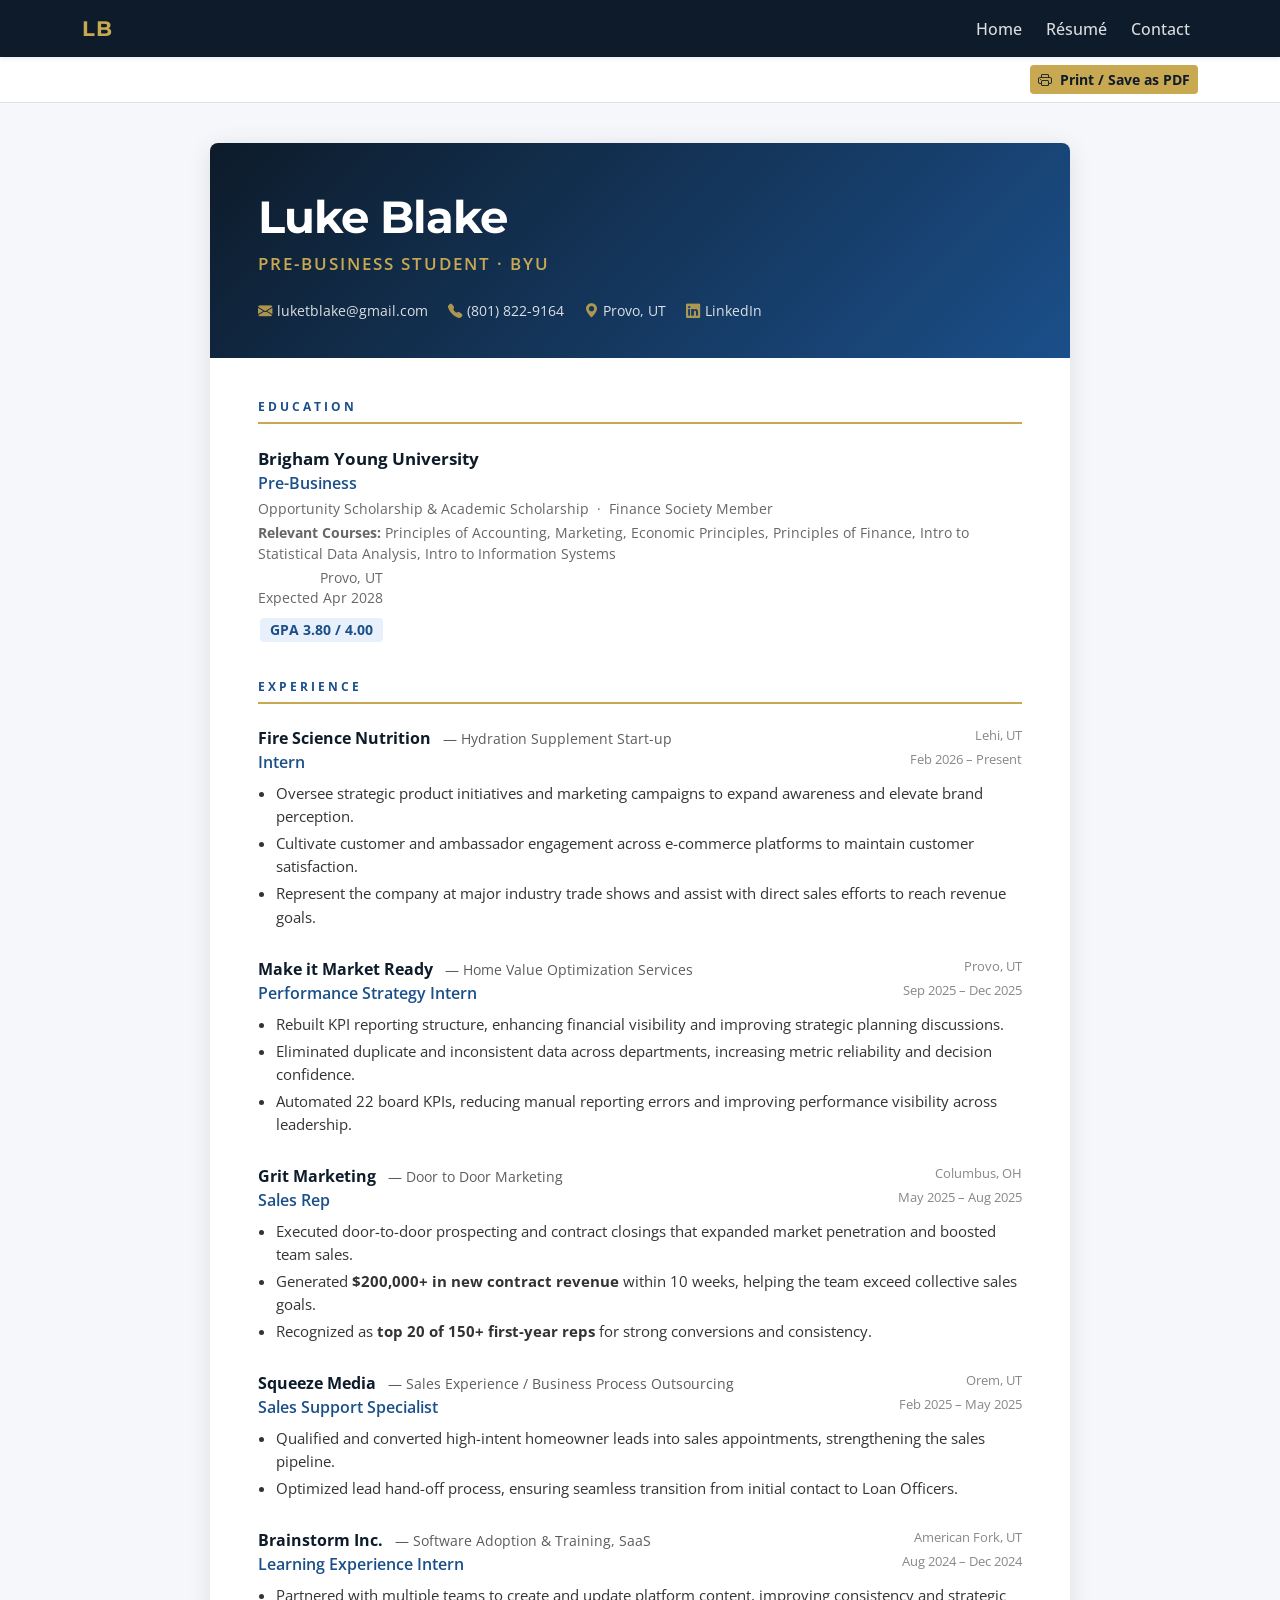
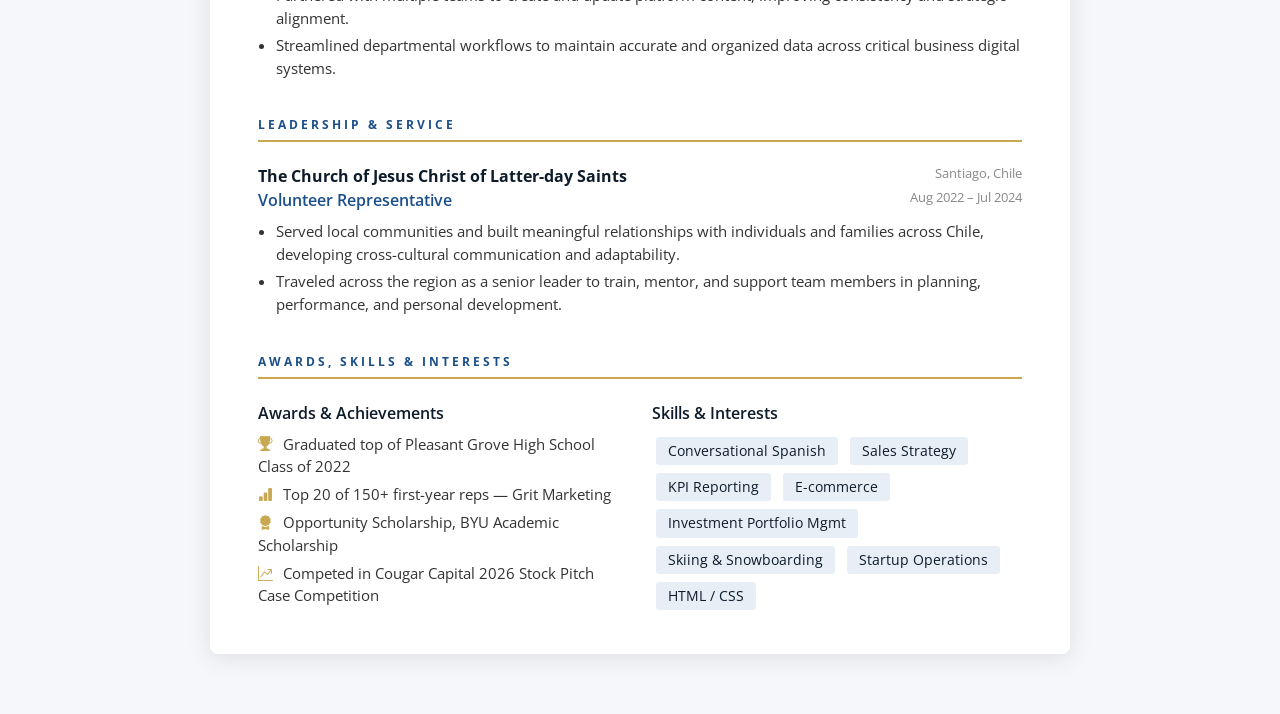
<file: resume.html>
<!DOCTYPE html>
<html lang="en">
<head>
  <meta charset="UTF-8" />
  <meta name="viewport" content="width=device-width, initial-scale=1.0" />
  <title>Résumé – Luke Blake</title>
  <link rel="stylesheet" href="https://cdn.jsdelivr.net/npm/bootstrap@5.3.2/dist/css/bootstrap.min.css" />
  <link rel="stylesheet" href="https://cdn.jsdelivr.net/npm/bootstrap-icons@1.11.3/font/bootstrap-icons.min.css" />
  <link rel="preconnect" href="https://fonts.googleapis.com" />
  <link href="https://fonts.googleapis.com/css2?family=Montserrat:wght@400;600;700&family=Open+Sans:wght@400;500&display=swap" rel="stylesheet" />
  <style>
    :root {
      --navy: #0d1b2a;
      --blue: #1b4f8a;
      --gold: #c8a951;
      --light: #f5f7fa;
    }
    body { font-family: 'Open Sans', sans-serif; color: #333; background-color: var(--light); }
    h1, h2, h3, h4, h5, .navbar-brand { font-family: 'Montserrat', sans-serif; }

    /* Navbar */
    .navbar { background-color: var(--navy) !important; }
    .navbar-brand { color: var(--gold) !important; font-weight: 700; font-size: 1.3rem; letter-spacing: 1px; }
    .nav-link { color: rgba(255,255,255,.85) !important; font-weight: 500; }
    .nav-link:hover { color: var(--gold) !important; }

    /* Resume container */
    .resume-wrapper {
      max-width: 860px;
      margin: 40px auto 60px;
      background: white;
      border-radius: 8px;
      box-shadow: 0 4px 24px rgba(0,0,0,.1);
      overflow: hidden;
    }

    /* Resume header */
    .resume-header {
      background: linear-gradient(135deg, var(--navy), var(--blue));
      color: white;
      padding: 48px 48px 36px;
    }
    .resume-header h1 { font-size: 2.8rem; font-weight: 700; letter-spacing: -1px; margin-bottom: 6px; }
    .resume-header .title { color: var(--gold); font-size: 1.05rem; font-weight: 600; letter-spacing: 2px; text-transform: uppercase; }
    .contact-item { font-size: .9rem; opacity: .85; margin-right: 20px; }
    .contact-item i { margin-right: 5px; color: var(--gold); }

    /* Resume body */
    .resume-body { padding: 40px 48px; }
    .section-header {
      font-size: .75rem;
      font-weight: 700;
      letter-spacing: 3px;
      text-transform: uppercase;
      color: var(--blue);
      border-bottom: 2px solid var(--gold);
      padding-bottom: 6px;
      margin-bottom: 22px;
      margin-top: 36px;
    }
    .section-header:first-of-type { margin-top: 0; }

    /* Education */
    .edu-entry .school { font-weight: 700; font-size: 1.05rem; color: var(--navy); }
    .edu-entry .degree { color: var(--blue); font-weight: 600; }
    .edu-entry .meta { font-size: .85rem; color: #666; }
    .gpa-badge {
      display: inline-block;
      background: #e8f0fb;
      color: var(--blue);
      font-weight: 700;
      font-size: .85rem;
      border-radius: 4px;
      padding: 2px 10px;
    }

    /* Experience */
    .exp-entry { margin-bottom: 28px; }
    .exp-entry .company { font-weight: 700; color: var(--navy); font-size: 1rem; }
    .exp-entry .role { font-weight: 600; color: var(--blue); }
    .exp-entry .location-date { font-size: .83rem; color: #888; }
    .exp-entry ul { margin-top: 8px; padding-left: 18px; }
    .exp-entry ul li { margin-bottom: 4px; font-size: .93rem; line-height: 1.55; }

    /* Skills/Awards */
    .skill-tag {
      display: inline-block;
      background: #e8eef6;
      color: var(--navy);
      border-radius: 3px;
      padding: 4px 12px;
      margin: 4px;
      font-size: .85rem;
    }
    .award-item { font-size: .93rem; margin-bottom: 6px; }
    .award-item i { color: var(--gold); margin-right: 6px; }

    /* Print button */
    .print-btn { background-color: var(--gold); color: var(--navy); font-weight: 700; border: none; }
    .print-btn:hover { background-color: #b8953e; color: var(--navy); }
    @media print {
      .navbar, .print-bar { display: none !important; }
      .resume-wrapper { box-shadow: none; margin: 0; border-radius: 0; }
      body { background: white; }
    }
  </style>
</head>
<body>

  <!-- Navbar -->
  <nav class="navbar navbar-expand-lg shadow-sm">
    <div class="container">
      <a class="navbar-brand" href="index.html">LB</a>
      <button class="navbar-toggler border-secondary" type="button" data-bs-toggle="collapse" data-bs-target="#navMenu">
        <span class="navbar-toggler-icon"></span>
      </button>
      <div class="collapse navbar-collapse" id="navMenu">
        <ul class="navbar-nav ms-auto gap-2">
          <li class="nav-item"><a class="nav-link" href="index.html">Home</a></li>
          <li class="nav-item"><a class="nav-link active" href="resume.html">Résumé</a></li>
          <li class="nav-item"><a class="nav-link" href="mailto:luketblake@gmail.com">Contact</a></li>
        </ul>
      </div>
    </div>
  </nav>

  <!-- Print bar -->
  <div class="print-bar bg-white border-bottom py-2">
    <div class="container text-end">
      <button class="btn btn-sm print-btn" onclick="window.print()">
        <i class="bi bi-printer me-1"></i> Print / Save as PDF
      </button>
    </div>
  </div>

  <!-- Resume -->
  <div class="resume-wrapper">

    <!-- Header -->
    <div class="resume-header">
      <h1>Luke Blake</h1>
      <p class="title mb-4">Pre-Business Student · BYU</p>
      <div class="d-flex flex-wrap">
        <span class="contact-item"><i class="bi bi-envelope-fill"></i>luketblake@gmail.com</span>
        <span class="contact-item"><i class="bi bi-telephone-fill"></i>(801) 822-9164</span>
        <span class="contact-item"><i class="bi bi-geo-alt-fill"></i>Provo, UT</span>
        <span class="contact-item"><i class="bi bi-linkedin"></i>LinkedIn</span>
      </div>
    </div>

    <!-- Body -->
    <div class="resume-body">

      <!-- Education -->
      <div class="section-header">Education</div>
      <div class="edu-entry d-flex justify-content-between align-items-start flex-wrap">
        <div>
          <div class="school">Brigham Young University</div>
          <div class="degree">Pre-Business</div>
          <div class="meta mt-1">
            Opportunity Scholarship &amp; Academic Scholarship
            &nbsp;·&nbsp; Finance Society Member
          </div>
          <div class="meta mt-1">
            <strong>Relevant Courses:</strong> Principles of Accounting, Marketing, Economic Principles,
            Principles of Finance, Intro to Statistical Data Analysis, Intro to Information Systems
          </div>
        </div>
        <div class="text-end mt-1">
          <div class="meta">Provo, UT</div>
          <div class="meta">Expected Apr 2028</div>
          <div class="mt-2"><span class="gpa-badge">GPA 3.80 / 4.00</span></div>
        </div>
      </div>

      <!-- Experience -->
      <div class="section-header">Experience</div>

      <div class="exp-entry">
        <div class="d-flex justify-content-between flex-wrap">
          <div>
            <span class="company">Fire Science Nutrition</span>
            <span class="text-muted small ms-2">— Hydration Supplement Start-up</span>
          </div>
          <span class="location-date">Lehi, UT</span>
        </div>
        <div class="d-flex justify-content-between flex-wrap">
          <div class="role">Intern</div>
          <span class="location-date">Feb 2026 – Present</span>
        </div>
        <ul>
          <li>Oversee strategic product initiatives and marketing campaigns to expand awareness and elevate brand perception.</li>
          <li>Cultivate customer and ambassador engagement across e-commerce platforms to maintain customer satisfaction.</li>
          <li>Represent the company at major industry trade shows and assist with direct sales efforts to reach revenue goals.</li>
        </ul>
      </div>

      <div class="exp-entry">
        <div class="d-flex justify-content-between flex-wrap">
          <div>
            <span class="company">Make it Market Ready</span>
            <span class="text-muted small ms-2">— Home Value Optimization Services</span>
          </div>
          <span class="location-date">Provo, UT</span>
        </div>
        <div class="d-flex justify-content-between flex-wrap">
          <div class="role">Performance Strategy Intern</div>
          <span class="location-date">Sep 2025 – Dec 2025</span>
        </div>
        <ul>
          <li>Rebuilt KPI reporting structure, enhancing financial visibility and improving strategic planning discussions.</li>
          <li>Eliminated duplicate and inconsistent data across departments, increasing metric reliability and decision confidence.</li>
          <li>Automated 22 board KPIs, reducing manual reporting errors and improving performance visibility across leadership.</li>
        </ul>
      </div>

      <div class="exp-entry">
        <div class="d-flex justify-content-between flex-wrap">
          <div>
            <span class="company">Grit Marketing</span>
            <span class="text-muted small ms-2">— Door to Door Marketing</span>
          </div>
          <span class="location-date">Columbus, OH</span>
        </div>
        <div class="d-flex justify-content-between flex-wrap">
          <div class="role">Sales Rep</div>
          <span class="location-date">May 2025 – Aug 2025</span>
        </div>
        <ul>
          <li>Executed door-to-door prospecting and contract closings that expanded market penetration and boosted team sales.</li>
          <li>Generated <strong>$200,000+ in new contract revenue</strong> within 10 weeks, helping the team exceed collective sales goals.</li>
          <li>Recognized as <strong>top 20 of 150+ first-year reps</strong> for strong conversions and consistency.</li>
        </ul>
      </div>

      <div class="exp-entry">
        <div class="d-flex justify-content-between flex-wrap">
          <div>
            <span class="company">Squeeze Media</span>
            <span class="text-muted small ms-2">— Sales Experience / Business Process Outsourcing</span>
          </div>
          <span class="location-date">Orem, UT</span>
        </div>
        <div class="d-flex justify-content-between flex-wrap">
          <div class="role">Sales Support Specialist</div>
          <span class="location-date">Feb 2025 – May 2025</span>
        </div>
        <ul>
          <li>Qualified and converted high-intent homeowner leads into sales appointments, strengthening the sales pipeline.</li>
          <li>Optimized lead hand-off process, ensuring seamless transition from initial contact to Loan Officers.</li>
        </ul>
      </div>

      <div class="exp-entry">
        <div class="d-flex justify-content-between flex-wrap">
          <div>
            <span class="company">Brainstorm Inc.</span>
            <span class="text-muted small ms-2">— Software Adoption &amp; Training, SaaS</span>
          </div>
          <span class="location-date">American Fork, UT</span>
        </div>
        <div class="d-flex justify-content-between flex-wrap">
          <div class="role">Learning Experience Intern</div>
          <span class="location-date">Aug 2024 – Dec 2024</span>
        </div>
        <ul>
          <li>Partnered with multiple teams to create and update platform content, improving consistency and strategic alignment.</li>
          <li>Streamlined departmental workflows to maintain accurate and organized data across critical business digital systems.</li>
        </ul>
      </div>

      <!-- Leadership -->
      <div class="section-header">Leadership &amp; Service</div>
      <div class="exp-entry">
        <div class="d-flex justify-content-between flex-wrap">
          <div><span class="company">The Church of Jesus Christ of Latter-day Saints</span></div>
          <span class="location-date">Santiago, Chile</span>
        </div>
        <div class="d-flex justify-content-between flex-wrap">
          <div class="role">Volunteer Representative</div>
          <span class="location-date">Aug 2022 – Jul 2024</span>
        </div>
        <ul>
          <li>Served local communities and built meaningful relationships with individuals and families across Chile, developing cross-cultural communication and adaptability.</li>
          <li>Traveled across the region as a senior leader to train, mentor, and support team members in planning, performance, and personal development.</li>
        </ul>
      </div>

      <!-- Awards & Skills -->
      <div class="section-header">Awards, Skills &amp; Interests</div>
      <div class="row">
        <div class="col-md-6">
          <p class="fw-semibold mb-2" style="color: var(--navy);">Awards &amp; Achievements</p>
          <div class="award-item"><i class="bi bi-trophy-fill"></i> Graduated top of Pleasant Grove High School Class of 2022</div>
          <div class="award-item"><i class="bi bi-bar-chart-fill"></i> Top 20 of 150+ first-year reps — Grit Marketing</div>
          <div class="award-item"><i class="bi bi-award-fill"></i> Opportunity Scholarship, BYU Academic Scholarship</div>
          <div class="award-item"><i class="bi bi-graph-up-arrow"></i> Competed in Cougar Capital 2026 Stock Pitch Case Competition</div>
        </div>
        <div class="col-md-6">
          <p class="fw-semibold mb-2" style="color: var(--navy);">Skills &amp; Interests</p>
          <div>
            <span class="skill-tag">Conversational Spanish</span>
            <span class="skill-tag">Sales Strategy</span>
            <span class="skill-tag">KPI Reporting</span>
            <span class="skill-tag">E-commerce</span>
            <span class="skill-tag">Investment Portfolio Mgmt</span>
            <span class="skill-tag">Skiing &amp; Snowboarding</span>
            <span class="skill-tag">Startup Operations</span>
            <span class="skill-tag">HTML / CSS</span>
          </div>
        </div>
      </div>

    </div><!-- end resume-body -->
  </div><!-- end resume-wrapper -->

  <script src="https://cdn.jsdelivr.net/npm/bootstrap@5.3.2/dist/js/bootstrap.bundle.min.js"></script>
</body>
</html>
</file>
